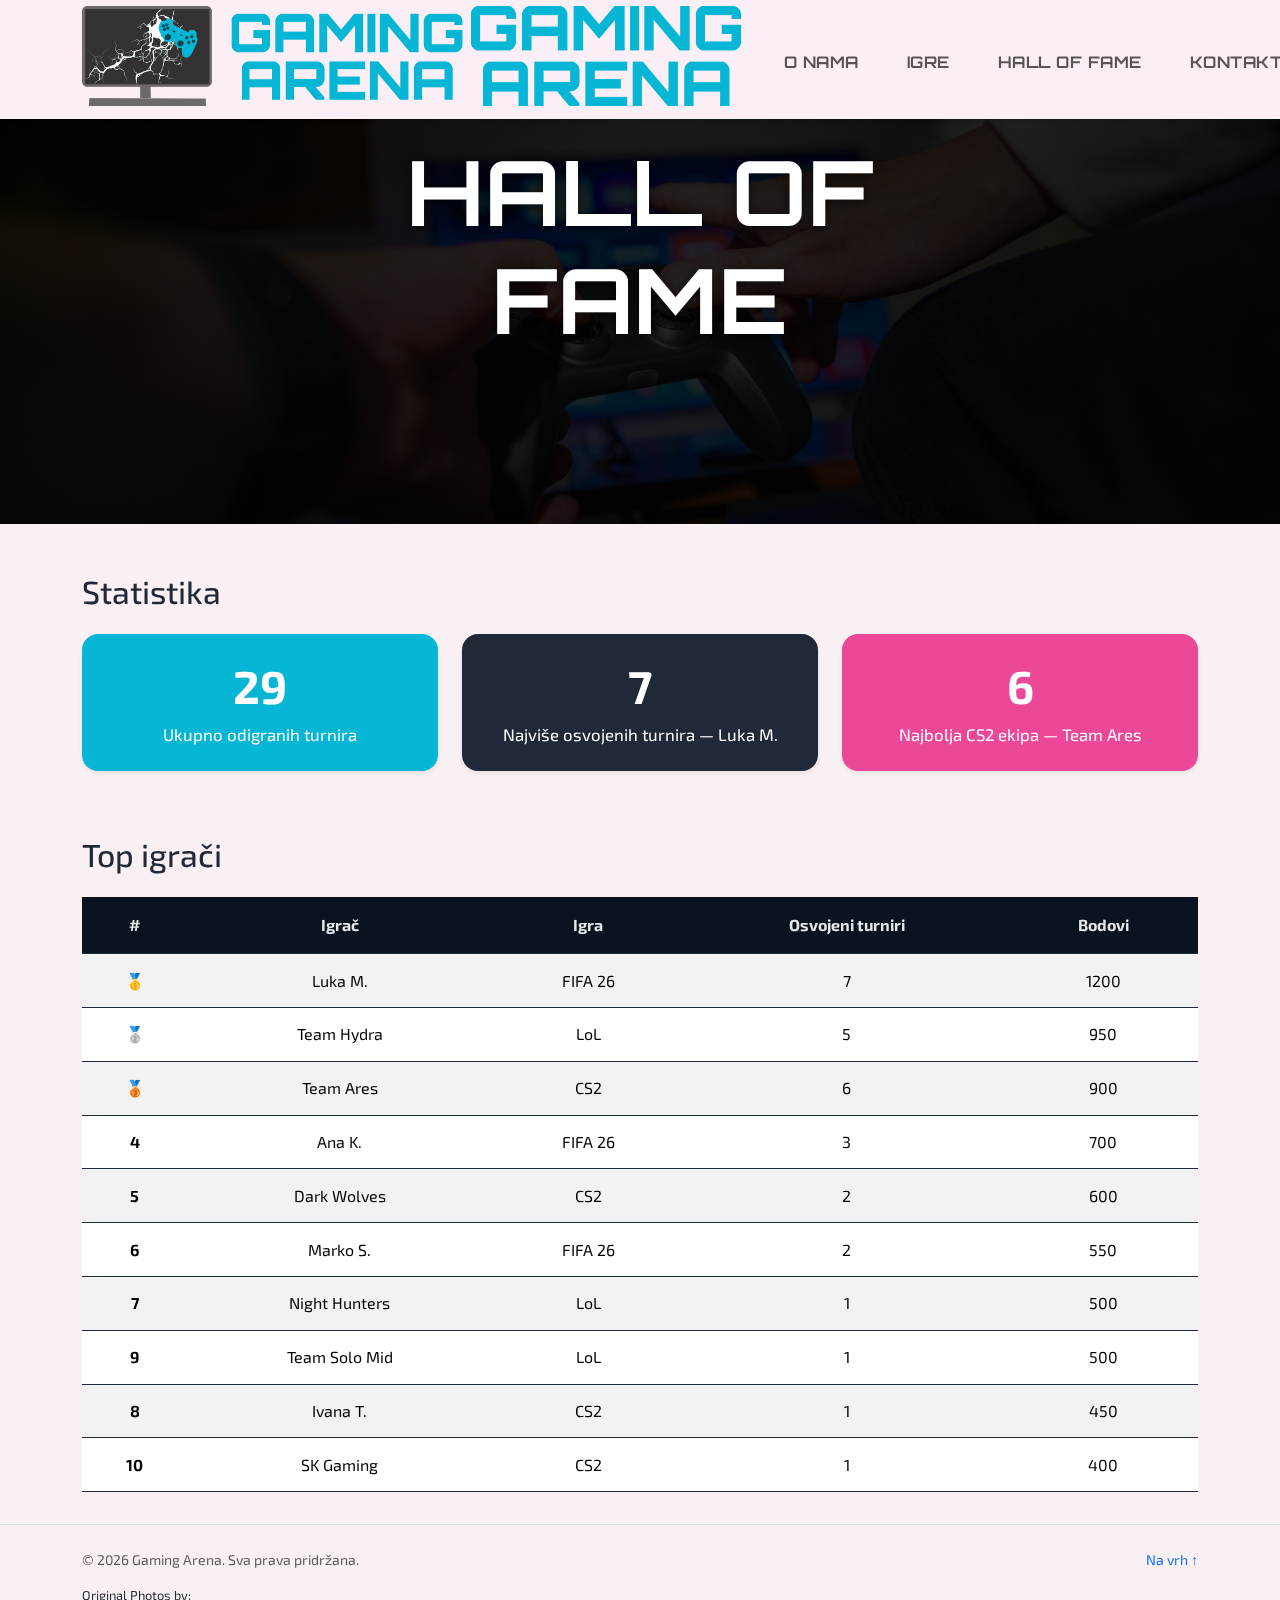
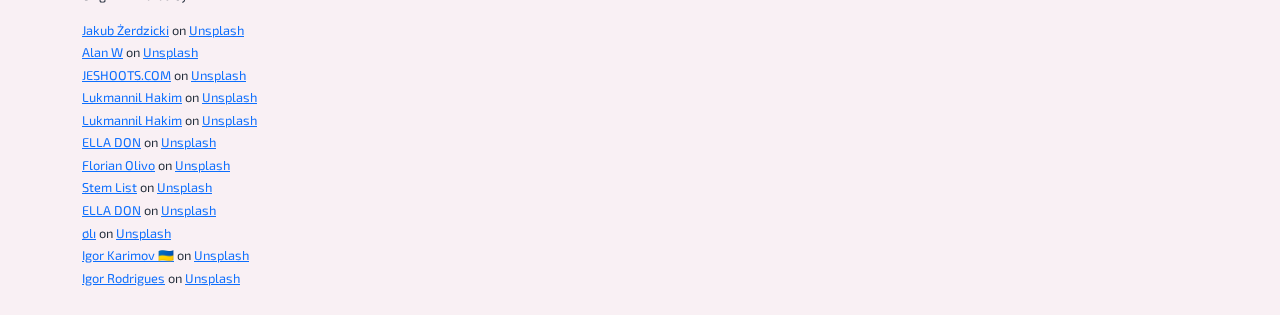
<file: hof.html>
<!doctype html>
<html lang="hr">
<head>
  <meta charset="utf-8" />
  <meta name="viewport" content="width=device-width, initial-scale=1" />
  <title>Gaming Arena – Hall of Fame</title>


  <link href="https://cdn.jsdelivr.net/npm/bootstrap@5.3.3/dist/css/bootstrap.min.css" rel="stylesheet" />
 
  <link rel="stylesheet" href="https://cdn.jsdelivr.net/npm/bootstrap-icons@1.11.3/font/bootstrap-icons.css">

  <link href="https://fonts.googleapis.com/css2?family=Orbitron:wght@400;700&display=swap" rel="stylesheet">
  
  <link href="https://fonts.googleapis.com/css2?family=Exo+2:wght@400;500;700&display=swap" rel="stylesheet">
  
  <link rel="stylesheet" href="style.css">
</head>
<body >

  <nav class="navbar navbar-expand-lg bg-body-tertiary sticky-top navbar-blur shadow-sm">
    <div class="container pt-2">
      <a class="navbar-brand" href="index.html">
      <img class="logo-desktop" src="Logo.png"  alt="Gaming Arena">
      <img class="logo-mobile"  src="texkt.png"  alt="">
    </a>


      <button class="navbar-toggler" type="button"
              data-bs-toggle="collapse" data-bs-target="#mainNav"
              aria-controls="mainNav" aria-expanded="false" aria-label="Uključi navigaciju">
        <span class="navbar-toggler-icon"></span>
      </button>

      <div class="collapse navbar-collapse" id="mainNav">
        <ul class="navbar-nav ms-auto mb-2 mb-lg-0">
          <li class="nav-item"><a class="nav-link" href="onama.html">O nama</a></li>
          <li class="nav-item"><a class="nav-link" href="igre.html">Igre</a></li>
          <li class="nav-item"><a class="nav-link" href="#">Hall of Fame</a></li>
          <li class="nav-item"><a class="nav-link" href="index.html#kontakt">Kontakt</a></li>
          <li class="nav-item"><a class="nav-link cta-link" href="Lokacije.html">Lokacije</a></li>
        </ul>
      </div>
    </div>
  </nav>

  <section class="hero">
    <img src="hof-hero.jpg" alt="HOF hero" class="hero-img">

    <div class="container">
      <div class="hero-content text-center ">
        <h1 class=" fw-bold mb-2">HALL OF FAME</h1>
      </div>
    </div>
  </section>
  
  
  <section class="py-5" style="background-color:#f9f0f4">
    <div class="container">
      <h2 class="mb-4">Statistika</h2>
      <div class="row g-4 text-center">
        <div class="col-md-4">
          <div class="stat-box stat-primary p-4 text-white rounded-4 shadow-sm h-100">
            <h3 class="display-5 fw-bold">29</h3>
            <p class="mb-0">Ukupno odigranih turnira</p>
          </div>
        </div>
        <div class="col-md-4">
          <div class="stat-box stat-dark  p-4 text-white rounded-4 shadow-sm h-100">
            <h3 class="display-5 fw-bold">7</h3>
            <p class="mb-0">Najviše osvojenih turnira — Luka M.</p>
          </div>
        </div>
        <div class="col-md-4">
          <div class="stat-box stat-secondary  p-4 text-white rounded-4 shadow-sm h-100">
            <h3 class="display-5 fw-bold">6</h3>
            <p class="mb-0">Najbolja CS2 ekipa — Team Ares</p>
          </div>
        </div>
      </div>
    </div>
  </section>


  <section class="py-3" style="background-color:#f9f0f4">
    <div class="container">
      <h2 class="mb-4">Top igrači</h2>
      <div class="table-responsive">
        <table class="table table-hof table-striped align-middle text-center">
          <thead>
            <tr>
              <th scope="col">#</th>
              <th scope="col">Igrač</th>
              <th scope="col">Igra</th>
              <th scope="col">Osvojeni turniri</th>
              <th scope="col">Bodovi</th>
            </tr>
          </thead>
          <tbody>
            <tr>
              <th class="rank-1" scope="row">🥇</th>
              <td>Luka M.</td>
              <td>FIFA 26</td>
              <td>7</td>
              <td>1200</td>
            </tr>
            <tr>
              <th class="rank-2" scope="row">🥈</th>
              <td>Team Hydra</td>
              <td>LoL</td>
              <td>5</td>
              <td>950</td>
            </tr>
            <tr>
              <th class="rank-3" scope="row">🥉</th>
              <td>Team Ares</td>
              <td>CS2</td>
              <td>6</td>
              <td>900</td>
            </tr>
            <tr>
              <th scope="row">4</th>
              <td>Ana K.</td>
              <td>FIFA 26</td>
              <td>3</td>
              <td>700</td>
            </tr>
            <tr>
              <th scope="row">5</th>
              <td>Dark Wolves</td>
              <td>CS2</td>
              <td>2</td>
              <td>600</td>
            </tr>
            <tr>
              <th scope="row">6</th>
              <td>Marko S.</td>
              <td>FIFA 26</td>
              <td>2</td>
              <td>550</td>
            </tr>
            <tr>
              <th scope="row">7</th>
              <td>Night Hunters</td>
              <td>LoL</td>
              <td>1</td>
              <td>500</td>
            </tr>
			<tr>
              <th scope="row">9</th>
              <td>Team Solo Mid</td>
              <td>LoL</td>
              <td>1</td>
              <td>500</td>
            </tr>
			<tr>
              <th scope="row">8</th>
              <td>Ivana T.</td>
              <td>CS2</td>
              <td>1</td>
              <td>450</td>
            </tr>
			<tr>
              <th scope="row">10</th>
              <td>SK Gaming</td>
              <td>CS2</td>
              <td>1</td>
              <td>400</td>
            </tr>
          </tbody>
        </table>
      </div>
    </div>
  </section>



  <footer class="border-top py-4">
    <div class="container">
      <div class="d-flex flex-column flex-md-row align-items-center justify-content-between">
        <p class="mb-2 mb-md-0 small text-muted">
          &copy; <span id="year"></span> Gaming Arena. Sva prava pridržana.
        </p>
        <a class="small text-decoration-none" href="#novosti">Na vrh ↑</a>
      </div>

      <div class="footer-credits mt-3">
        <p>Original Photos by: </p>
        <p class="mb-1"><a href="https://unsplash.com/@jakubzerdzicki?...">Jakub Żerdzicki</a> on <a href="https://unsplash.com/photos/...">Unsplash</a></p>
        <p class="mb-1"><a href="https://unsplash.com/@alanw?...">Alan W</a> on <a href="https://unsplash.com/photos/...">Unsplash</a></p>
        <p class="mb-1"><a href="https://unsplash.com/@jeshoots?...">JESHOOTS.COM</a> on <a href="https://unsplash.com/photos/...">Unsplash</a></p>
        <p class="mb-1"><a href="https://unsplash.com/@lukmen?...">Lukmannil Hakim</a> on <a href="https://unsplash.com/photos/...">Unsplash</a></p>
        <p class="mb-1"><a href="https://unsplash.com/@lukmen?...">Lukmannil Hakim</a> on <a href="https://unsplash.com/photos/...">Unsplash</a></p>
        <p class="mb-1"><a href="https://unsplash.com/@elladon?...">ELLA DON</a> on <a href="https://unsplash.com/photos/...">Unsplash</a></p>
        <p class="mb-1"><a href="https://unsplash.com/@florianolv?...">Florian Olivo</a> on <a href="https://unsplash.com/photos/...">Unsplash</a></p>
        <p class="mb-1"><a href="https://unsplash.com/@stemlist?...">Stem List</a> on <a href="https://unsplash.com/photos/...">Unsplash</a></p>
        <p class="mb-1"><a href="https://unsplash.com/@elladon?...">ELLA DON</a> on <a href="https://unsplash.com/photos/...">Unsplash</a></p>
        <p class="mb-1"><a href="https://unsplash.com/@lazyeye_jpg?...">ølı</a> on <a href="https://unsplash.com/photos/...">Unsplash</a></p>
        <p class="mb-1"><a href="https://unsplash.com/@ingvar_erik?...">Igor Karimov 🇺🇦</a> on <a href="https://unsplash.com/photos/...">Unsplash</a></p>
        <p class="mb-1"><a href="https://unsplash.com/@igorrodrigues?...">Igor Rodrigues</a> on <a href="https://unsplash.com/photos/...">Unsplash</a></p>
      </div>
    </div>
  </footer>

  
  <script src="https://cdn.jsdelivr.net/npm/bootstrap@5.3.3/dist/js/bootstrap.bundle.min.js"></script>

  <script>
    document.getElementById('year').textContent = new Date().getFullYear();
  </script>
</body>
</html>
</file>
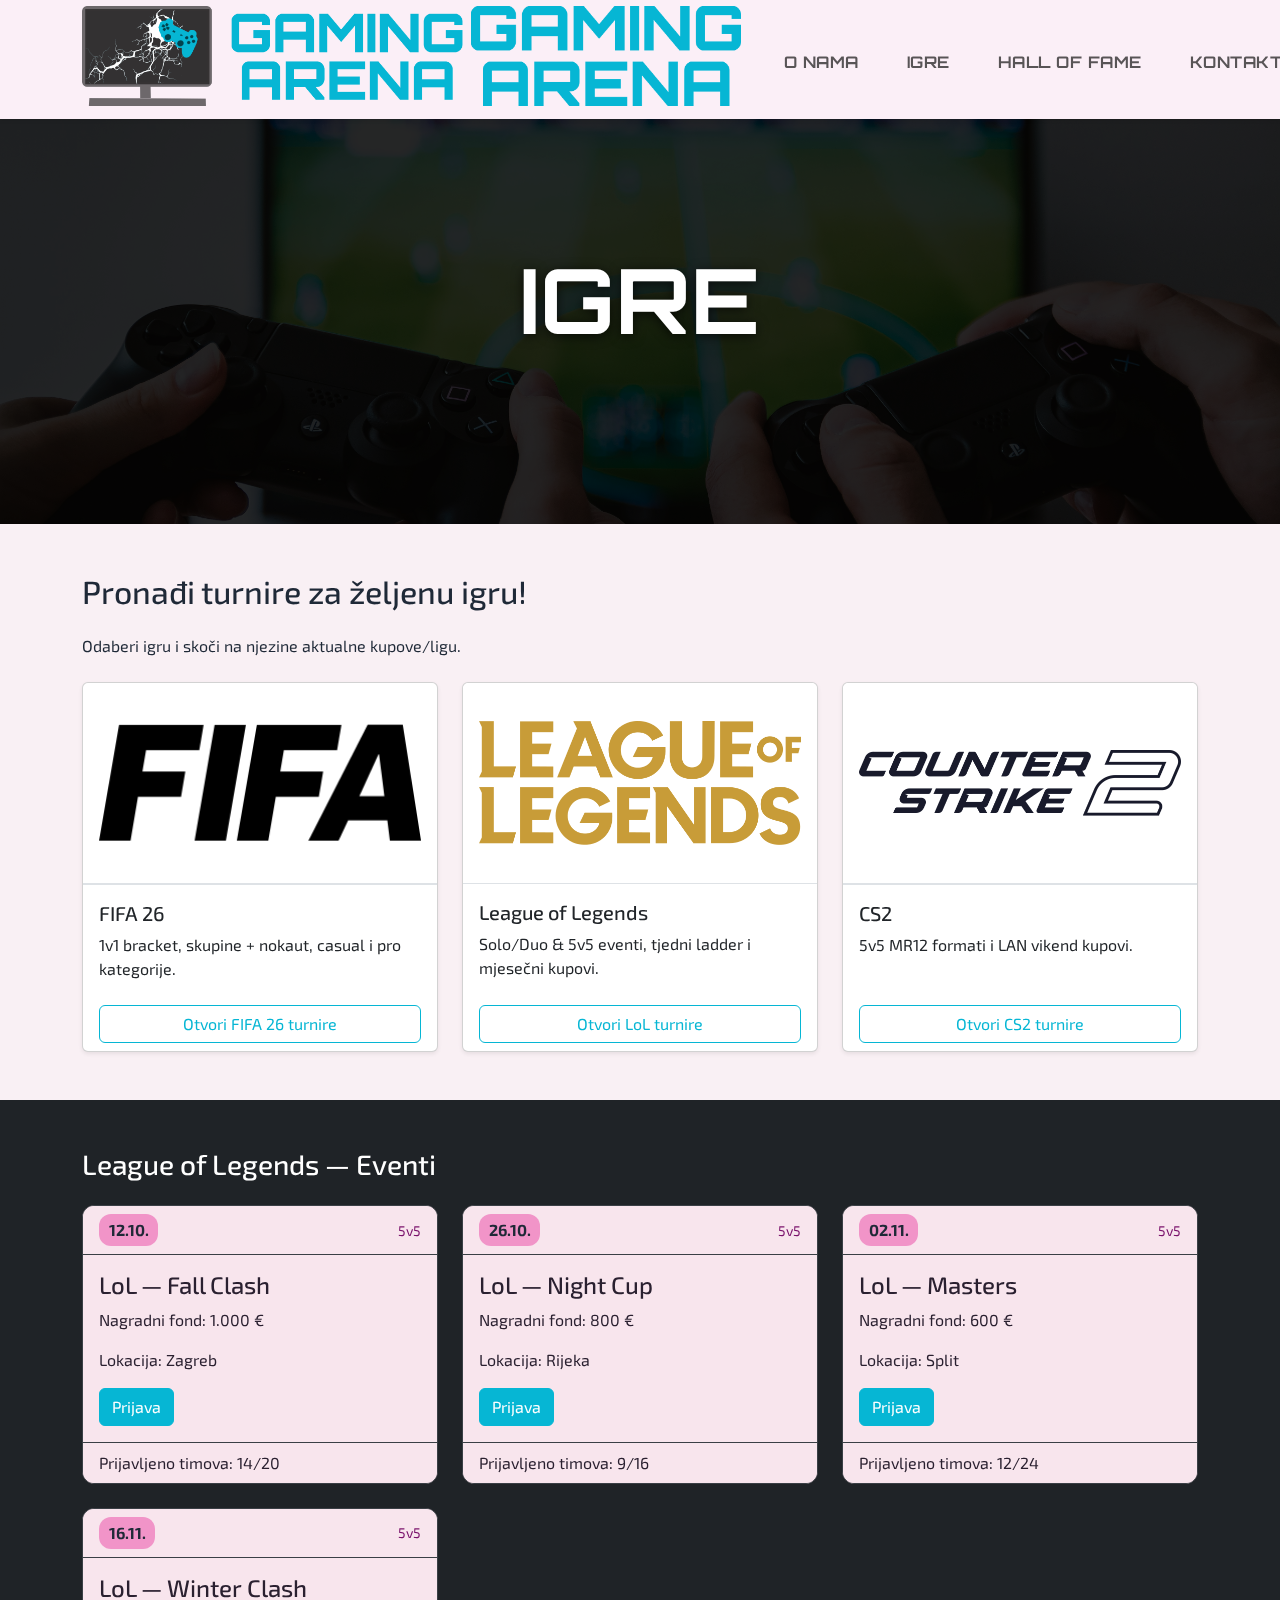
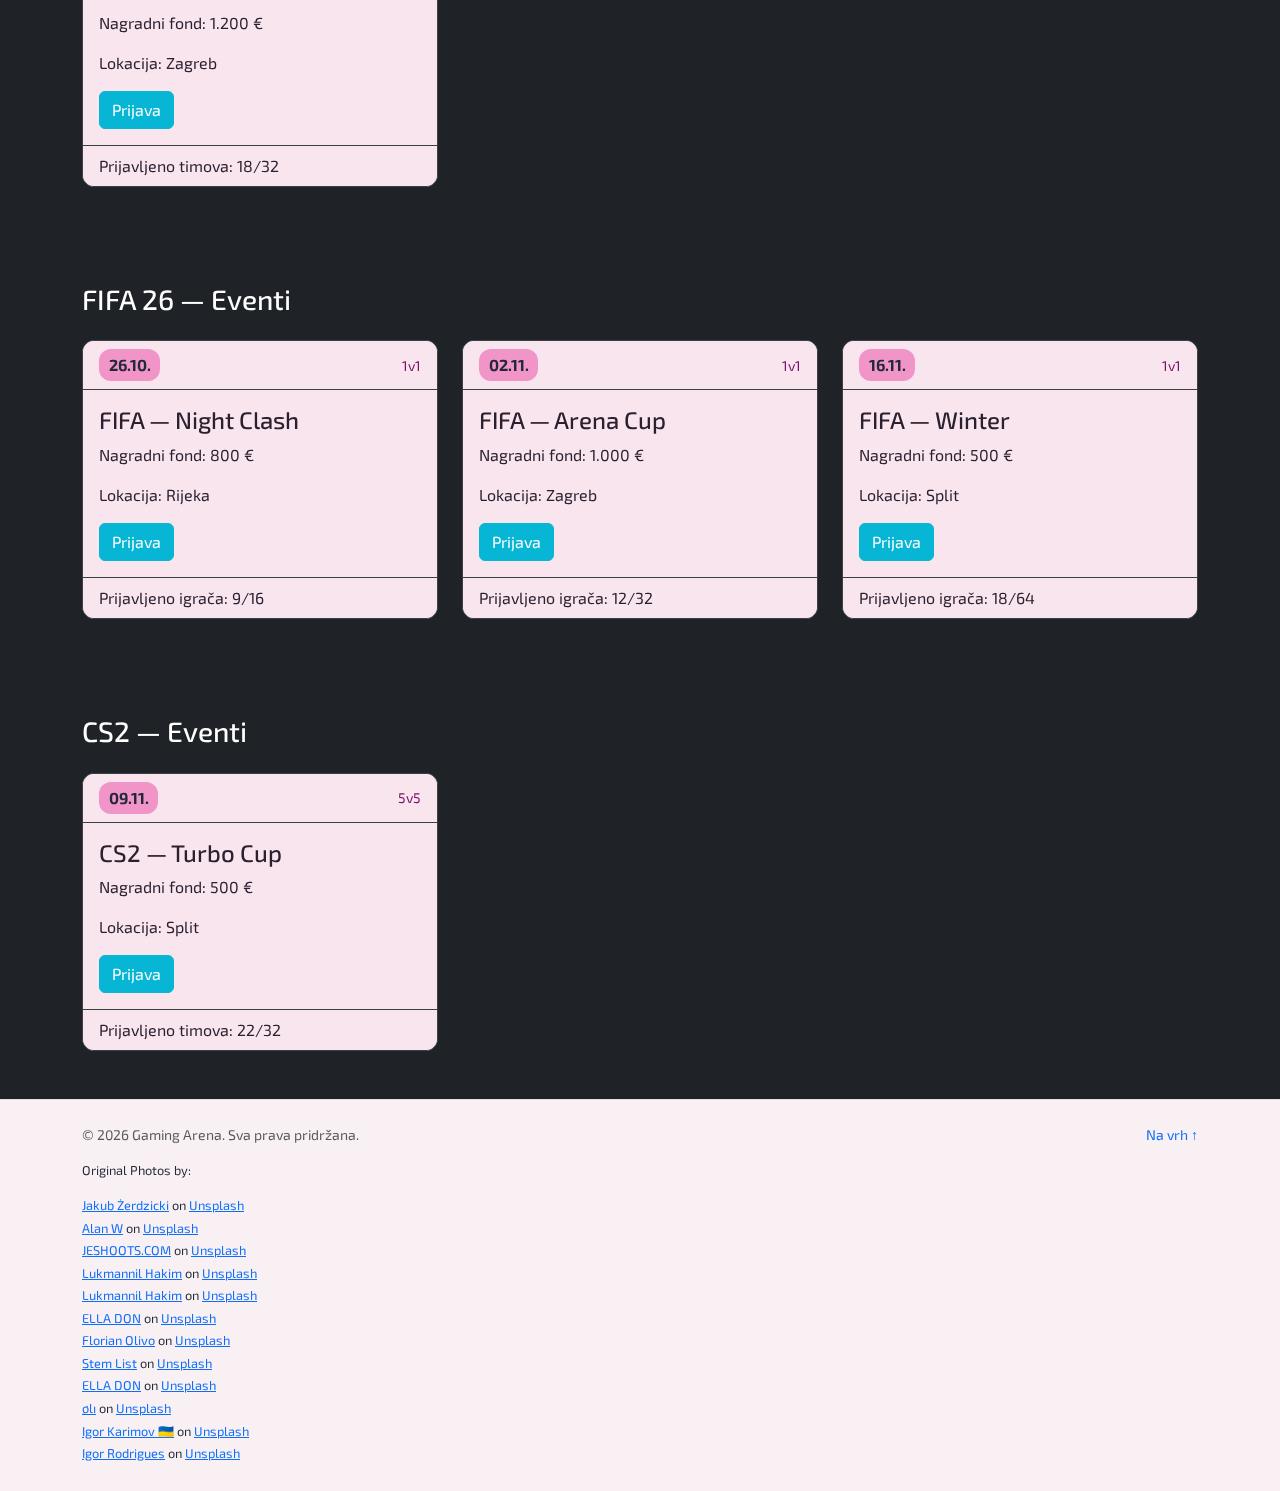
<file: igre.html>
<!doctype html>
<html lang="hr">
<head>
  <meta charset="utf-8" />
  <meta name="viewport" content="width=device-width, initial-scale=1" />
  <title>Gaming Arena – Igre</title>


  <link
    href="https://cdn.jsdelivr.net/npm/bootstrap@5.3.3/dist/css/bootstrap.min.css"
    rel="stylesheet"
    crossorigin="anonymous"
  />
  <link rel="stylesheet" href="https://cdn.jsdelivr.net/npm/bootstrap-icons@1.11.3/font/bootstrap-icons.css">
  
  <link href="https://fonts.googleapis.com/css2?family=Exo+2:wght@400;500;700&display=swap" rel="stylesheet">


  <link href="https://fonts.googleapis.com/css2?family=Orbitron:wght@400;700&display=swap" rel="stylesheet">
  
  <link rel="stylesheet" href="style.css">

  <style>
    html { scroll-behavior: smooth; }
    .navbar-blur { backdrop-filter: saturate(120%) blur(8px); }
    .navbar .nav-link,
    .navbar .navbar-brand {
      font-family: 'Orbitron', sans-serif;
      font-weight: 700;
      text-transform: uppercase;
    }
    section { padding: 3rem 0; }
    .brand-accent { color: #0d6efd; }
  </style>
</head>
<body> 

  <nav class="navbar navbar-expand-lg bg-body-tertiary sticky-top navbar-blur shadow-sm">
		<div class="container pt-2">
			<a class="navbar-brand" href="index.html">
				<img class="logo-desktop" src="Logo.png"  alt="Gaming Arena">
				<img class="logo-mobile"  src="texkt.png"  alt="">
			</a>

			<button class="navbar-toggler" type="button"
					data-bs-toggle="collapse" data-bs-target="#mainNav"
					aria-controls="mainNav" aria-expanded="false" aria-label="Uključi navigaciju">
			<span class="navbar-toggler-icon"></span>
			</button>

			<div class="collapse navbar-collapse" id="mainNav">
			<ul class="navbar-nav ms-auto mb-2 mb-lg-0">
				<li class="nav-item"><a class="nav-link" href="onama.html">O nama</a></li>
				<li class="nav-item"><a class="nav-link" href="#">Igre</a></li>
				<li class="nav-item"><a class="nav-link" href="hof.html">Hall of Fame</a></li>
				<li class="nav-item"><a class="nav-link" href="index.html#kontakt">Kontakt</a></li>
				<li class="nav-item"><a class="nav-link cta-link" href="Lokacije.html">Lokacije</a></li>
			</ul>
			</div>
		</div>
  </nav>



<section class="hero">
    <img src="igre-hero.jpg" alt="Igre hero" class="hero-img">

    <div class="container">
      <div class="hero-content text-center ">
        <h1 class=" fw-bold mb-2">IGRE</h1>
      </div>
    </div>
  </section>

	<section id="igre" style="background-color:#f9f0f4">
	  <div class="container">
		<h2 class="mb-4">Pronađi turnire za željenu igru!</h2>
		<p class="mb-4">Odaberi igru i skoči na njezine aktualne kupove/ligu.</p>

		<div class="row g-4">
		  <div class="col-md-4 order-2">
			<div class="card h-100 shadow-sm d-flex flex-column">
			  <div class="ratio ratio-16x9 bg-white border-bottom rounded-top">
			  	<img src="League_of_Legends_2019_vector.svg.png" class="w-100 h-100 object-fit-contain p-3" alt="League of Legends">
			  </div>
			  <div class="card-body">
				<h5 class="card-title">League of Legends</h5>
				<p class="card-text">Solo/Duo & 5v5 eventi, tjedni ladder i mjesečni kupovi.</p>
			  </div>
			  <div class="card-footer bg-transparent border-0">
				<a href="#lol" class="btn btn-outline-primary w-100">Otvori LoL turnire</a>
			  </div>
			</div>
		  </div>

		
		  <div class="col-md-4 order-1">
			<div class="card h-100 shadow-sm d-flex flex-column">
			  <div class="ratio ratio-16x9 border-bottom border-2 rounded-top">
			  	<img src="FIFA_series_logo_(2020-2023).svg.png" class="w-100 h-100 object-fit-contain p-3" alt="FIFA 26">
			  </div>
			  <div class="card-body d-flex flex-column">
				<h5 class="card-title">FIFA 26</h5>
				<p class="card-text">1v1 bracket, skupine + nokaut, casual i pro kategorije.</p>
			  </div>
			  <div class="card-footer bg-transparent border-0">
				<a href="#fifa26" class="btn btn-outline-primary w-100">Otvori FIFA 26 turnire</a>
			  </div>
			</div>
		  </div>

		  <div class="col-md-4 order-3">
			<div class="card h-100 shadow-sm d-flex flex-column">
			  <div class="ratio ratio-16x9 bg-white border-bottom border-2 rounded-top">
			  	<img src="Counter-Strike_2_logo.svg.png" class="w-100 h-100 object-fit-contain p-3" alt="CS2">
			  </div>
			  <div class="card-body">
				<h5 class="card-title">CS2</h5>
				<p class="card-text">5v5 MR12 formati i LAN vikend kupovi.</p>
			  </div>
			  <div class="card-footer bg-transparent border-0">
				<a href="#cs2" class="btn btn-outline-primary w-100">Otvori CS2 turnire</a>
			  </div>
			</div>
		  </div>
		</div>
	  </div>
	</section>
	
	<section id="lol" class="py-5" style="background:#1f2327;">
	  <div class="container">
		<h3 class="text-white mb-4">League of Legends — Eventi</h3>

		<div class="row g-4">
		  <div class="col-md-6 col-lg-4">
			<div class="card card-igra h-100">
			  <div class="card-header d-flex justify-content-between align-items-center">
				<span class="badge-soft">12.10.</span>
				<small>5v5</small>
			  </div>
			  <div class="card-body">
				<h4 class="h4">LoL — Fall Clash</h4>
				<p class="mb-3">Nagradni fond: 1.000 €</p>
				<div class="mb-3">
				  <p class="mb-3">Lokacija: Zagreb</p>
				</div>
				<div class="d-flex gap-2">
				  <a href="#" class="btn btn-primary">Prijava</a>
				</div>
			  </div>
			  <div class="card-footer">
				Prijavljeno timova: 14/20
			  </div>
			</div>
		  </div>

	
		  <div class="col-md-6 col-lg-4">
			<div class="card card-igra h-100">
			  <div class="card-header d-flex justify-content-between align-items-center">
				<span class="badge-soft">26.10.</span>
				<small>5v5</small>
			  </div>
			  <div class="card-body">
				<h4 class="h4">LoL — Night Cup</h4>
				<p class="mb-3">Nagradni fond: 800 €</p>
				<div class="mb-3">
				  <p class="mb-3">Lokacija: Rijeka</p>
				</div>
				<div class="d-flex gap-2">
				  <a href="#" class="btn btn-primary">Prijava</a>
				</div>
			  </div>
			  <div class="card-footer">
				Prijavljeno timova: 9/16
			  </div>
			</div>
		  </div>

		  
		  <div class="col-md-6 col-lg-4">
			<div class="card card-igra h-100">
			  <div class="card-header d-flex justify-content-between align-items-center">
				<span class="badge-soft green">02.11.</span>
				<small>5v5</small>
			  </div>
			  <div class="card-body">
				<h4 class="h4">LoL — Masters</h4>
				<p class="mb-3">Nagradni fond: 600 €</p>
				<div class="mb-3">
				  <p class="mb-3">Lokacija: Split</p>
				</div>
				<div class="d-flex gap-2">
				  <a href="#" class="btn btn-primary">Prijava</a>
				</div>
			  </div>
			  <div class="card-footer">
				Prijavljeno timova: 12/24
			  </div>
			</div>
		  </div>

		  
		  <div class="col-md-6 col-lg-4">
			<div class="card card-igra h-100">
			  <div class="card-header d-flex justify-content-between align-items-center">
				<span class="badge-soft">16.11.</span>
				<small>5v5</small>
			  </div>
			  <div class="card-body">
				<h4 class="h4">LoL — Winter Clash</h4>
				<p class="mb-3">Nagradni fond: 1.200 €</p>
				<div class="mb-3">
				  <p class="mb-3">Lokacija: Zagreb</p>
				</div>
				<div class="d-flex gap-2">
				  <a href="#" class="btn btn-primary">Prijava</a>
				</div>
			  </div>
			  <div class="card-footer">
				Prijavljeno timova: 18/32
			  </div>
			</div>
		  </div>

		</div>
	  </div>
	</section>

	
	<section id="fifa26" class="py-5" style="background:#1f2327;">
	  <div class="container">
		<h3 class="text-white mb-4">FIFA 26 — Eventi</h3>

		<div class="row g-4">
		  
		  <div class="col-md-6 col-lg-4">
			<div class="card card-igra h-100">
			  <div class="card-header d-flex justify-content-between align-items-center">
				<span class="badge-soft">26.10.</span>
				<small>1v1</small>
			  </div>
			  <div class="card-body">
				<h4 class="h4">FIFA — Night Clash</h4>
				<p class="mb-3">Nagradni fond: 800 €</p>
				<div class="mb-3">
				  <p class="mb-3">Lokacija: Rijeka</p>
				</div>
				<div class="d-flex gap-2">
				  <a href="#" class="btn btn-primary">Prijava</a>
				</div>
			  </div>
			  <div class="card-footer">
				Prijavljeno igrača: 9/16
			  </div>
			</div>
		  </div>

		  
		  <div class="col-md-6 col-lg-4">
			<div class="card card-igra h-100">
			  <div class="card-header d-flex justify-content-between align-items-center">
				<span class="badge-soft">02.11.</span>
				<small>1v1</small>
			  </div>
			  <div class="card-body">
				<h4 class="h4">FIFA — Arena Cup</h4>
				<p class="mb-3">Nagradni fond: 1.000 €</p>
				<div class="mb-3">
				  <p class="mb-3">Lokacija: Zagreb</p>
				</div>
				<div class="d-flex gap-2">
				  <a href="#" class="btn btn-primary">Prijava</a>
				</div>
			  </div>
			  <div class="card-footer">
				Prijavljeno igrača: 12/32
			  </div>
			</div>
		  </div>

		  
		  <div class="col-md-6 col-lg-4">
			<div class="card card-igra h-100">
			  <div class="card-header d-flex justify-content-between align-items-center">
				<span class="badge-soft">16.11.</span>
				<small>1v1</small>
			  </div>
			  <div class="card-body">
				<h4 class="h4">FIFA — Winter</h4>
				<p class="mb-3">Nagradni fond: 500 €</p>
				<div class="mb-3">
				  <p class="mb-3">Lokacija: Split</p>
				</div>
				<div class="d-flex gap-2">
				  <a href="#" class="btn btn-primary">Prijava</a>
				</div>
			  </div>
			  <div class="card-footer">
				Prijavljeno igrača: 18/64
			  </div>
			</div>
		  </div>

		</div>
	  </div>
	</section>

	
	<section id="cs2" class="py-5" style="background:#1f2327;">
	  <div class="container">
		<h3 class="text-white mb-4">CS2 — Eventi</h3>

		<div class="row g-4">
		  <div class="col-md-6 col-lg-4">
			<div class="card card-igra h-100">
			  <div class="card-header d-flex justify-content-between align-items-center">
				<span class="badge-soft">09.11.</span>
				<small>5v5</small>
			  </div>
			  <div class="card-body">
				<h4 class="h4">CS2 — Turbo Cup</h4>
				<p class="mb-3">Nagradni fond: 500 €</p>
				<div class="mb-3">
				  <p class="mb-3">Lokacija: Split</p>
				</div>
				<div class="d-flex gap-2">
				  <a href="#" class="btn btn-primary">Prijava</a>
				</div>
			  </div>
			  <div class="card-footer ">
				Prijavljeno timova: 22/32
			  </div>
			</div>
		  </div>
		</div>
	  </div>
	</section>






<footer class="border-top py-4">
    <div class="container">
      <div class="d-flex flex-column flex-md-row align-items-center justify-content-between">
        <p class="mb-2 mb-md-0 small text-muted">
          &copy; <span id="year"></span> Gaming Arena. Sva prava pridržana.
        </p>
        <a class="small text-decoration-none" href="#novosti">Na vrh ↑</a>
      </div>

      <div class="footer-credits mt-3">
        <p>Original Photos by: </p>
        <p class="mb-1"><a href="https://unsplash.com/@jakubzerdzicki?...">Jakub Żerdzicki</a> on <a href="https://unsplash.com/photos/...">Unsplash</a></p>
        <p class="mb-1"><a href="https://unsplash.com/@alanw?...">Alan W</a> on <a href="https://unsplash.com/photos/...">Unsplash</a></p>
        <p class="mb-1"><a href="https://unsplash.com/@jeshoots?...">JESHOOTS.COM</a> on <a href="https://unsplash.com/photos/...">Unsplash</a></p>
        <p class="mb-1"><a href="https://unsplash.com/@lukmen?...">Lukmannil Hakim</a> on <a href="https://unsplash.com/photos/...">Unsplash</a></p>
        <p class="mb-1"><a href="https://unsplash.com/@lukmen?...">Lukmannil Hakim</a> on <a href="https://unsplash.com/photos/...">Unsplash</a></p>
        <p class="mb-1"><a href="https://unsplash.com/@elladon?...">ELLA DON</a> on <a href="https://unsplash.com/photos/...">Unsplash</a></p>
        <p class="mb-1"><a href="https://unsplash.com/@florianolv?...">Florian Olivo</a> on <a href="https://unsplash.com/photos/...">Unsplash</a></p>
        <p class="mb-1"><a href="https://unsplash.com/@stemlist?...">Stem List</a> on <a href="https://unsplash.com/photos/...">Unsplash</a></p>
        <p class="mb-1"><a href="https://unsplash.com/@elladon?...">ELLA DON</a> on <a href="https://unsplash.com/photos/...">Unsplash</a></p>
        <p class="mb-1"><a href="https://unsplash.com/@lazyeye_jpg?...">ølı</a> on <a href="https://unsplash.com/photos/...">Unsplash</a></p>
        <p class="mb-1"><a href="https://unsplash.com/@ingvar_erik?...">Igor Karimov 🇺🇦</a> on <a href="https://unsplash.com/photos/...">Unsplash</a></p>
        <p class="mb-1"><a href="https://unsplash.com/@igorrodrigues?...">Igor Rodrigues</a> on <a href="https://unsplash.com/photos/...">Unsplash</a></p>
      </div>
    </div>
  </footer>

  <script src="https://cdn.jsdelivr.net/npm/bootstrap@5.3.3/dist/js/bootstrap.bundle.min.js" crossorigin="anonymous"></script>

  
  <script>
    document.getElementById('year').textContent = new Date().getFullYear();
  </script>
</body>
</html>
</file>
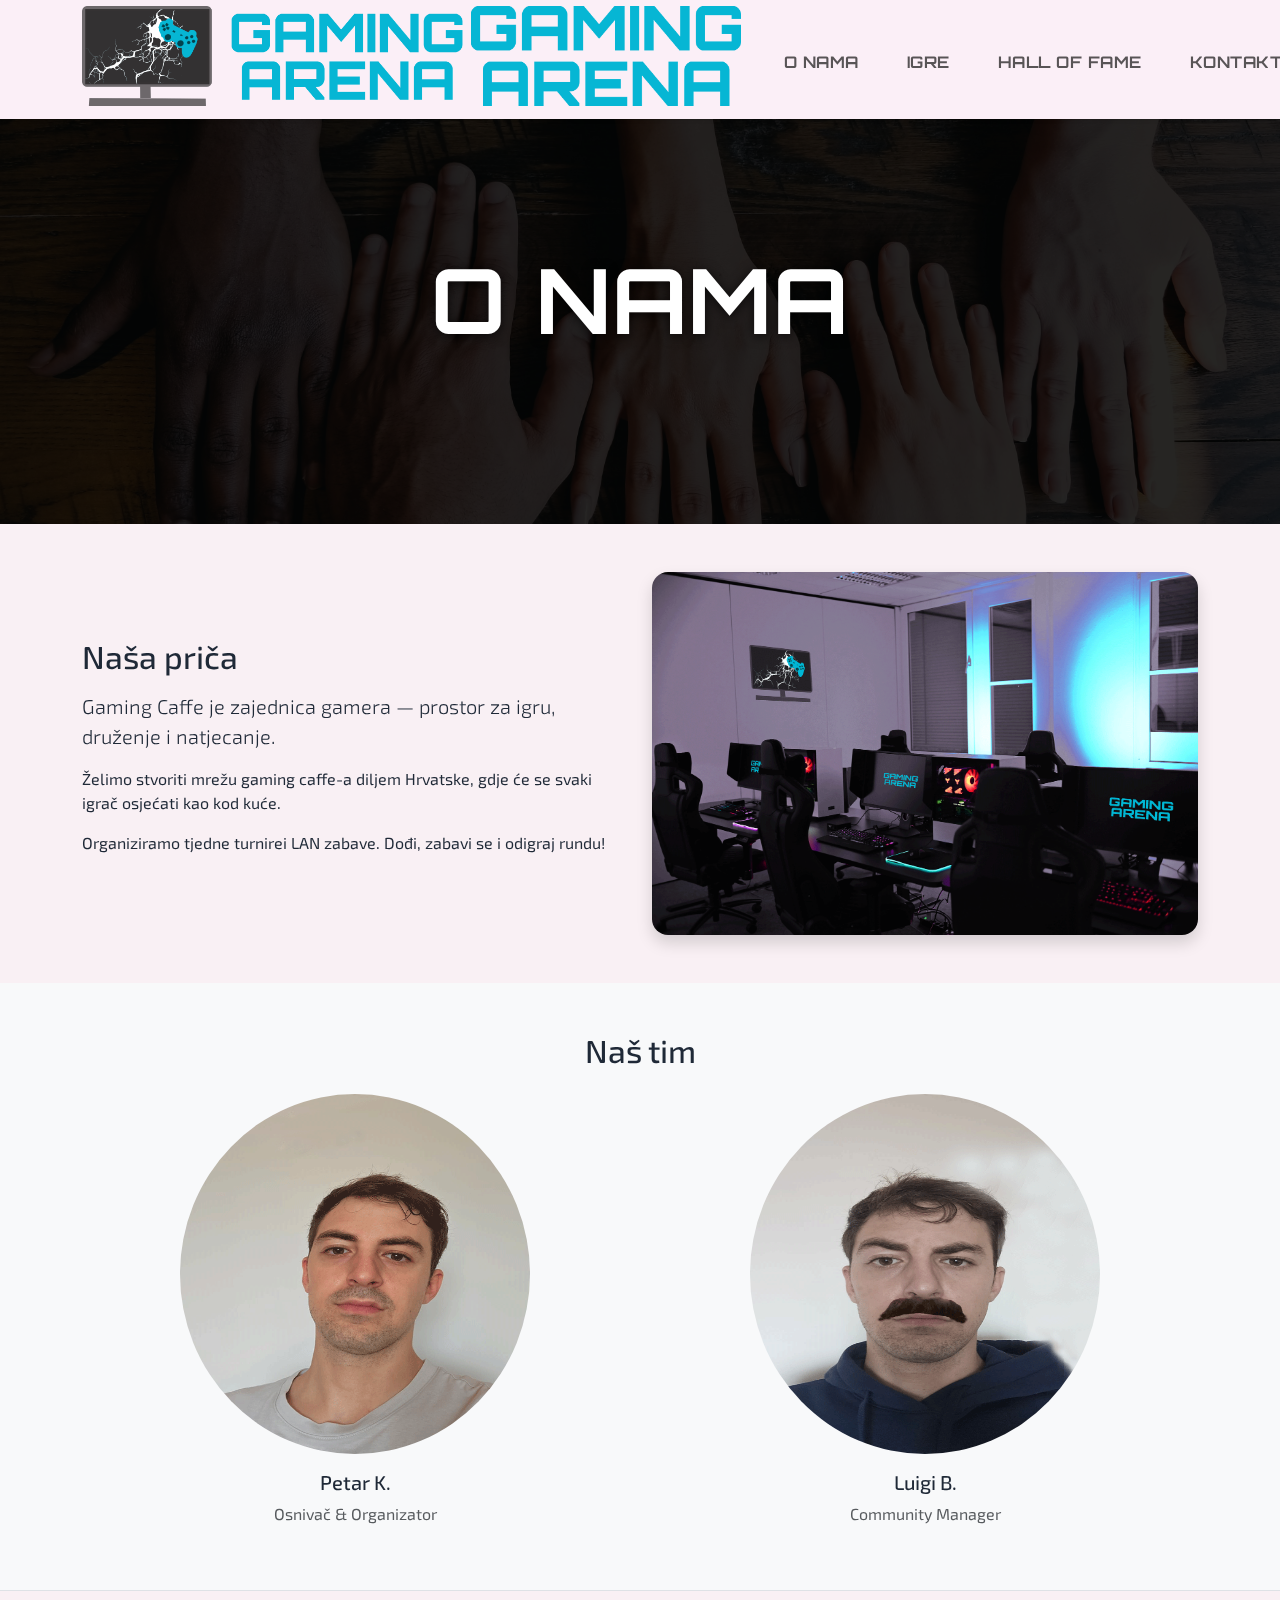
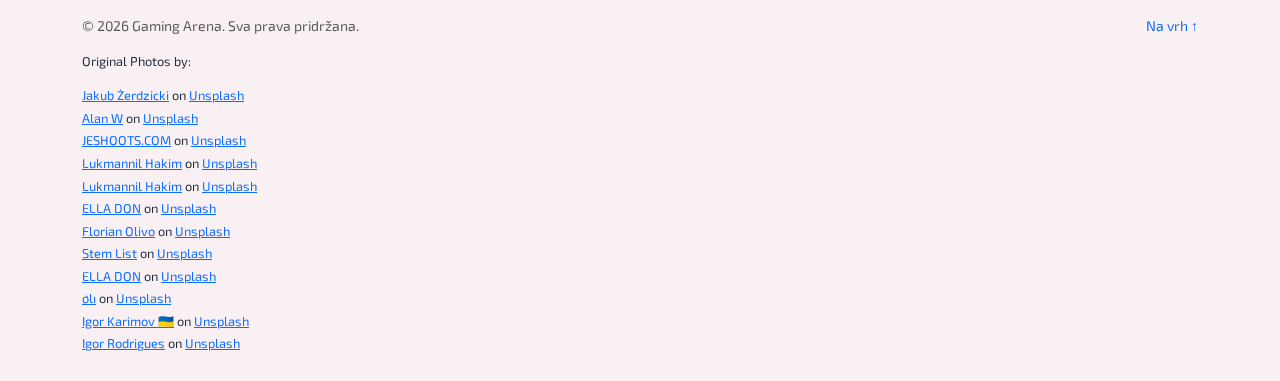
<file: onama.html>
<!doctype html>
<html lang="hr">
<head>
  <meta charset="utf-8" />
  <meta name="viewport" content="width=device-width, initial-scale=1" />
  <title>Gaming Arena – O nama</title>


  <link href="https://cdn.jsdelivr.net/npm/bootstrap@5.3.3/dist/css/bootstrap.min.css" rel="stylesheet" />
  <link rel="stylesheet" href="https://cdn.jsdelivr.net/npm/bootstrap-icons@1.11.3/font/bootstrap-icons.css">
  <link href="https://fonts.googleapis.com/css2?family=Orbitron:wght@400;700&display=swap" rel="stylesheet">
  
  <link href="https://fonts.googleapis.com/css2?family=Exo+2:wght@400;500;700&display=swap" rel="stylesheet">
  <link rel="stylesheet" href="style.css">
</head>
<body>

  <nav class="navbar navbar-expand-lg bg-body-tertiary sticky-top navbar-blur shadow-sm">
    <div class="container pt-2">
      <a class="navbar-brand" href="index.html">
      <img class="logo-desktop" src="Logo.png"  alt="Gaming Arena">
      <img class="logo-mobile"  src="texkt.png"  alt="">
    </a>



      <button class="navbar-toggler" type="button"
              data-bs-toggle="collapse" data-bs-target="#mainNav"
              aria-controls="mainNav" aria-expanded="false" aria-label="Uključi navigaciju">
        <span class="navbar-toggler-icon"></span>
      </button>

      <div class="collapse navbar-collapse" id="mainNav">
        <ul class="navbar-nav ms-auto mb-2 mb-lg-0">
          <li class="nav-item"><a class="nav-link" href="onama.html">O nama</a></li>
          <li class="nav-item"><a class="nav-link" href="igre.html">Igre</a></li>
          <li class="nav-item"><a class="nav-link" href="hof.html">Hall of Fame</a></li>
          <li class="nav-item"><a class="nav-link" href="index.html#kontakt">Kontakt</a></li>
          <li class="nav-item"><a class="nav-link cta-link" href="Lokacije.html">Lokacije</a></li>
        </ul>
      </div>
    </div>
  </nav>

  
  <section class="hero">
    <img src="onama-hero.jpg" alt="O Nama hero" class="hero-img">
    <div class="container">
      <div class="hero-content text-center ">
        <h1 class=" fw-bold mb-2">O NAMA</h1>
      </div>
    </div>
  </section>

  <section class="py-5">
    <div class="container">
      <div class="row align-items-center g-4">
        <div class="col-lg-6">
          <h2 class="mb-3">Naša priča</h2>
          <p class="lead">Gaming Caffe je zajednica gamera — prostor za igru, druženje i natjecanje.</p>
		      <p>Želimo stvoriti mrežu gaming caffe-a diljem Hrvatske, gdje će se svaki igrač osjećati kao kod kuće.</p>
          <p>Organiziramo tjedne turnirei LAN zabave. Dođi, zabavi se i odigraj rundu!</p>
        </div>
        <div class="col-lg-6">
          <img class="img-fluid rounded-4 shadow" src="Onama-prostor.png" alt="Unutrašnjost caffe-a">
        </div>
      </div>
    </div>
  </section>


    <section class="bg-light py-5">
    <div class="container">
      <h2 class="mb-4 text-center">Naš tim</h2>
      <div class="row g-4">
        <div class="col-md-6 text-center">
          <img src="PetarK.png" class="rounded-circle mb-3" width="350" height="360" alt="Osnivač">
          <h5>Petar K.</h5>
          <p class="text-muted">Osnivač & Organizator</p>
        </div>
        <div class="col-md-6 text-center">
          <img src="LugiB.png" class="rounded-circle mb-3" width="350" height="360" alt="Manager">
          <h5>Luigi B.</h5>
          <p class="text-muted">Community Manager</p>
        </div>
      </div>
    </div>
  </section>
  
  <footer class="border-top py-4">
    <div class="container">
      <div class="d-flex flex-column flex-md-row align-items-center justify-content-between">
        <p class="mb-2 mb-md-0 small text-muted">
          &copy; <span id="year"></span> Gaming Arena. Sva prava pridržana.
        </p>
        <a class="small text-decoration-none" href="#novosti">Na vrh ↑</a>
      </div>

      <div class="footer-credits mt-3">
        <p>Original Photos by: </p>
        <p class="mb-1"><a href="https://unsplash.com/@jakubzerdzicki?...">Jakub Żerdzicki</a> on <a href="https://unsplash.com/photos/...">Unsplash</a></p>
        <p class="mb-1"><a href="https://unsplash.com/@alanw?...">Alan W</a> on <a href="https://unsplash.com/photos/...">Unsplash</a></p>
        <p class="mb-1"><a href="https://unsplash.com/@jeshoots?...">JESHOOTS.COM</a> on <a href="https://unsplash.com/photos/...">Unsplash</a></p>
        <p class="mb-1"><a href="https://unsplash.com/@lukmen?...">Lukmannil Hakim</a> on <a href="https://unsplash.com/photos/...">Unsplash</a></p>
        <p class="mb-1"><a href="https://unsplash.com/@lukmen?...">Lukmannil Hakim</a> on <a href="https://unsplash.com/photos/...">Unsplash</a></p>
        <p class="mb-1"><a href="https://unsplash.com/@elladon?...">ELLA DON</a> on <a href="https://unsplash.com/photos/...">Unsplash</a></p>
        <p class="mb-1"><a href="https://unsplash.com/@florianolv?...">Florian Olivo</a> on <a href="https://unsplash.com/photos/...">Unsplash</a></p>
        <p class="mb-1"><a href="https://unsplash.com/@stemlist?...">Stem List</a> on <a href="https://unsplash.com/photos/...">Unsplash</a></p>
        <p class="mb-1"><a href="https://unsplash.com/@elladon?...">ELLA DON</a> on <a href="https://unsplash.com/photos/...">Unsplash</a></p>
        <p class="mb-1"><a href="https://unsplash.com/@lazyeye_jpg?...">ølı</a> on <a href="https://unsplash.com/photos/...">Unsplash</a></p>
        <p class="mb-1"><a href="https://unsplash.com/@ingvar_erik?...">Igor Karimov 🇺🇦</a> on <a href="https://unsplash.com/photos/...">Unsplash</a></p>
        <p class="mb-1"><a href="https://unsplash.com/@igorrodrigues?...">Igor Rodrigues</a> on <a href="https://unsplash.com/photos/...">Unsplash</a></p>
      </div>
    </div>
  </footer>

  <script src="https://cdn.jsdelivr.net/npm/bootstrap@5.3.3/dist/js/bootstrap.bundle.min.js"></script>
  <script>
    document.getElementById('year').textContent = new Date().getFullYear();
  </script>




</body>
</html>
</file>
<file: style.css>
html { 
  scroll-behavior: smooth; 
}

body {
  font-family: 'Exo 2', sans-serif;
  background-color: #f9f0f4 !important; 
  color: #1f2937; 
}

.navbar {
  background-color: #fbeff7 !important;
}

.navbar-blur { 
  backdrop-filter: saturate(120%) blur(8px); 
}

.hero-carousel .carousel-item {
  min-height: 80vh; 
  background-position: center;
  background-size: cover;
  position: relative;
  color: #fff;
}


.navbar .cta-link {
  font-weight: 700;
  font-size: 1rem;
  color: #fff !important;
  background-color: #06b6d4; 
  border-radius: 0.5rem;
  padding: 0.6rem 1.25rem;
  white-space: nowrap;
  transition: background-color 0.3s ease, transform 0.2s ease;
}

.navbar .cta-link:hover {  
  color: #fff !important;
  transform: scale(1.05);
}

.navbar .cta-link.active {
  color: #06b6d4 !important; 
  text-shadow: 0 0 8px rgba(6, 182, 212, 0.7);
  transform: scale(1.05);
  background-color: #f9f0f4;
}


.navbar .nav-link:hover {
  color: #06b6d4; 
  text-shadow: 0 0 8px rgba(6, 182, 212, 0.7); 
}

.navbar .nav-link,
.navbar .navbar-brand {
  font-family: 'Orbitron', sans-serif;
  font-weight: 700;   
  letter-spacing: 0.5px; 
  text-transform: uppercase;
}

.navbar-nav .nav-link {
  white-space: nowrap;
  transition: color 0.3s ease, text-shadow 0.3s ease;
}

.navbar .nav-link.active {
  color: #06b6d4; 
  text-shadow: 0 0 8px rgba(6, 182, 212, 0.7);
}

.navbar {
  min-height: 100px; 
}

.navbar-brand img {
  height: 100%;
  max-height: 100px; 
  width: auto;
  margin-top: -15px;
}

.navbar .nav-item {
  margin-left: 1rem;
  margin-right: 1rem;
}

@media (max-width: 992px) { 
  .navbar-nav {
    text-align: center;         
  }
  .navbar-nav .nav-item {
    margin-left: 0;              
    margin-right: 0;            
  }
  .navbar-nav .nav-link {
    display: block; 
    padding: 0.75rem 0;
  }
  .navbar .nav-link { letter-spacing: 0.25px; }
}

.hero-overlay {
  position: absolute; inset: 0;
  background: linear-gradient(180deg, rgba(0,0,0,.4), rgba(0,0,0,.55));
}

.hero {
  position: relative;
  height: clamp(320px, 45vh, 560px);
  overflow: hidden;
  display: grid;
  place-items: center;
}

.hero-img {
  position: absolute;
  inset: 0;
  width: 100%;
  height: 100%;
  object-fit: cover;
  display: block;
}
.hero::after {
  content: "";
  position: absolute;
  inset: 0;
  background: rgba(0,0,0,.85);
}

.hero-content {
  position: absolute;
  z-index: 1;
  left: 50%;
  bottom: 40%;                  
  transform: translateX(-50%);
  color: #fff;
  font-family: 'Orbitron', system-ui, -apple-system, 'Segoe UI', Roboto, 'Helvetica Neue', Arial, sans-serif;
  letter-spacing: 1px;
  border-radius: 20px;
  
}

.hero-content h1,
.hero-content p{
  text-shadow: 0 2px 12px rgba(0,0,0,.7);
  margin: 0;
}
.hero-content h1 { font-size: clamp(40px, 8vw, 90px); }

@media (max-width: 600px) {
  .hero {
    /* half of clamp(320px, 45vh, 560px) */
    height: clamp(160px, 22.5vh, 280px);
  }
  .hero-content {
    bottom: 50%;
    transform: translate(-50%, 50%); /* recenter vertically */
  }
}



.carousel-caption {
  z-index: 2;
  text-shadow: 0 2px 12px rgba(0,0,0,.7);
}

@media (max-width: 576px) {
  .hero-carousel .carousel-item { min-height: 48vh; }
  .carousel-caption { padding-bottom: 2rem; }
  .navbar-brand { margin-left: 2rem; }
  .navbar .cta-link { padding-left: 0rem; }
}

section { 
  padding-bottom: 6rem; 
}

.brand-accent { 
  color: #06b6d4; /* was #0d6efd */
}

.kontakt-box {
  font-size: 1.1rem;
  line-height: 2;
}

.social a {
  transition: transform 0.2s ease, color 0.3s ease;
}
.social a:hover { transform: scale(1.2); }

/* Brand colors unchanged */
.social .bi-facebook { color: #1877f2; }
.social .bi-instagram { color: #e4405f; }
.social .bi-discord { color: #5865f2; }
.social .bi-youtube { color: #ff0000; }

 

/* Cards – dark style */
.card-igra {
  background: #f8e5ed; color: #2a2030; border: 1px solid #3a3f45;
  border-radius: 12px; overflow: hidden;
}
.card-igra .card-header {
  background: #f8e5ed; color:#cfd6dd; border-bottom: 1px solid #3a3f45;
}
.card-igra .card-footer {
  background: #f8e5ed; border-top: 1px solid #3a3f45; color:#2a2030;
}
.card-igra .card-header small {
  color: #7a116b; 
}







/* Badge = pastel magenta */
.badge-soft {
  background: #f194c8; /* was #ffe082 */
  color:#1f2937;       /* was #1b1f23 */
  font-weight:700;
  border-radius: 12px; padding:.25rem .6rem;
}

.tag {
  display:inline-block; background:#495057; color:#fff; border-radius:.5rem;
  padding:.2rem .5rem; font-weight:700; margin-right:.35rem;
}

/* Ghost button (kept neutral dark style) */
.btn-ghost {
  background:#2b2f34; border:1px solid #6c757d; color:#dbe2e8;
}
.btn-ghost:hover { background:#343a40; color:#fff; }


/* Primary button (Cyan) */
.btn-primary {
  background-color: #06b6d4;
  border-color: #06b6d4;
}
.btn-primary:hover {
  background-color: #0891b2;
  border-color: #0891b2;
}
.btn-primary:active,
.btn-primary:focus {
  background-color: #0e7490;
  border-color: #0e7490;
}

/* Secondary button (Magenta) */
.btn-secondary {
  background-color: #ec4899;
  border-color: #ec4899;
}
.btn-secondary:hover {
  background-color: #db2777;
  border-color: #db2777;
}
.btn-secondary:active,
.btn-secondary:focus {
  background-color: #be185d;
  border-color: #be185d;
}

/* Info button (Purple accent) */
.btn-info {
  background-color: #9333ea;
  border-color: #9333ea;
  color: #fff;
}
.btn-info:hover {
  background-color: #7e22ce;
  border-color: #7e22ce;
  color: #fff;
}
.btn-info:active,
.btn-info:focus {
  background-color: #6b21a8;
  border-color: #6b21a8;
  color: #fff;
}

/* Outline Primary (Cyan) */
.btn-outline-primary {
  color: #06b6d4;
  border-color: #06b6d4;
}
.btn-outline-primary:hover {
  background-color: #06b6d4;
  color: #fff;
}

/* Outline Secondary (Magenta) */
.btn-outline-secondary {
  color: #ec4899;
  border-color: #ec4899;
}
.btn-outline-secondary:hover {
  background-color: #ec4899;
  color: #fff;
}

/* === STATISTIKA STIL === */
section .stat-box {
  border-radius: 1rem;
  padding: 2rem;
  transition: transform 0.3s ease, box-shadow 0.3s ease;
  cursor: default;
}

/* Hover efekt – lagani lift i glow */
section .stat-box:hover {
  transform: translateY(-6px);
  box-shadow: 0 0 20px rgba(6, 182, 212, 0.4); /* cyan glow */
}

/* Brojke veće i upečatljive */
section .stat-box h3 {
  font-size: clamp(2rem, 3.6vw, 3rem);
  font-weight: 800;
  margin-bottom: 0.5rem;
}

/* Tekst ispod brojke */
section .stat-box p {
  font-size: 1.05rem;
  margin: 0;
}

/* Boje kutija */
.stat-dark {
  background: #1f2937; /* tamno siva */
  color: #fff;
}
.stat-primary {
  background: #06b6d4; /* cyan */
  color: #fff;
}
.stat-secondary {
  background: #ec4899; /* magenta */
  color: #fff;
}








.table-hof{
  --row-bg: #111827;        
  --row-alt:#0f172a;        
  --head-bg:#0b1220;        
  --head-text:#e5e7eb;
  --row-text:#e5e7eb;
  --border:#1f2937;
  --hover:#0b3b44;           

  color: var(--row-text);
  border-collapse: separate;
  border-spacing: 0;
  width:100%;

}

.table-hof thead th{
  background: var(--head-bg);
  color: var(--head-text);
  padding: 1rem 1.25rem;
  border-bottom: 1px solid var(--border);
  font-weight:700;
}

.table-hof tbody tr{
  background: var(--row-bg);
  border-bottom: 1px solid var(--border);
}
.table-hof tbody tr:nth-child(even){
  background: var(--row-alt);
}

.table-hof tbody td{
  padding: .9rem 1.25rem;
  vertical-align: middle;
}


.table-hof a:hover{ text-decoration:underline; }


.stat-card{
  border: 1px solid rgba(0,0,0,.08);
  box-shadow: 0 10px 24px rgba(0,0,0,.12);
}
.footer-credits { font-size: .8rem; line-height: 1.45; }
</file>
